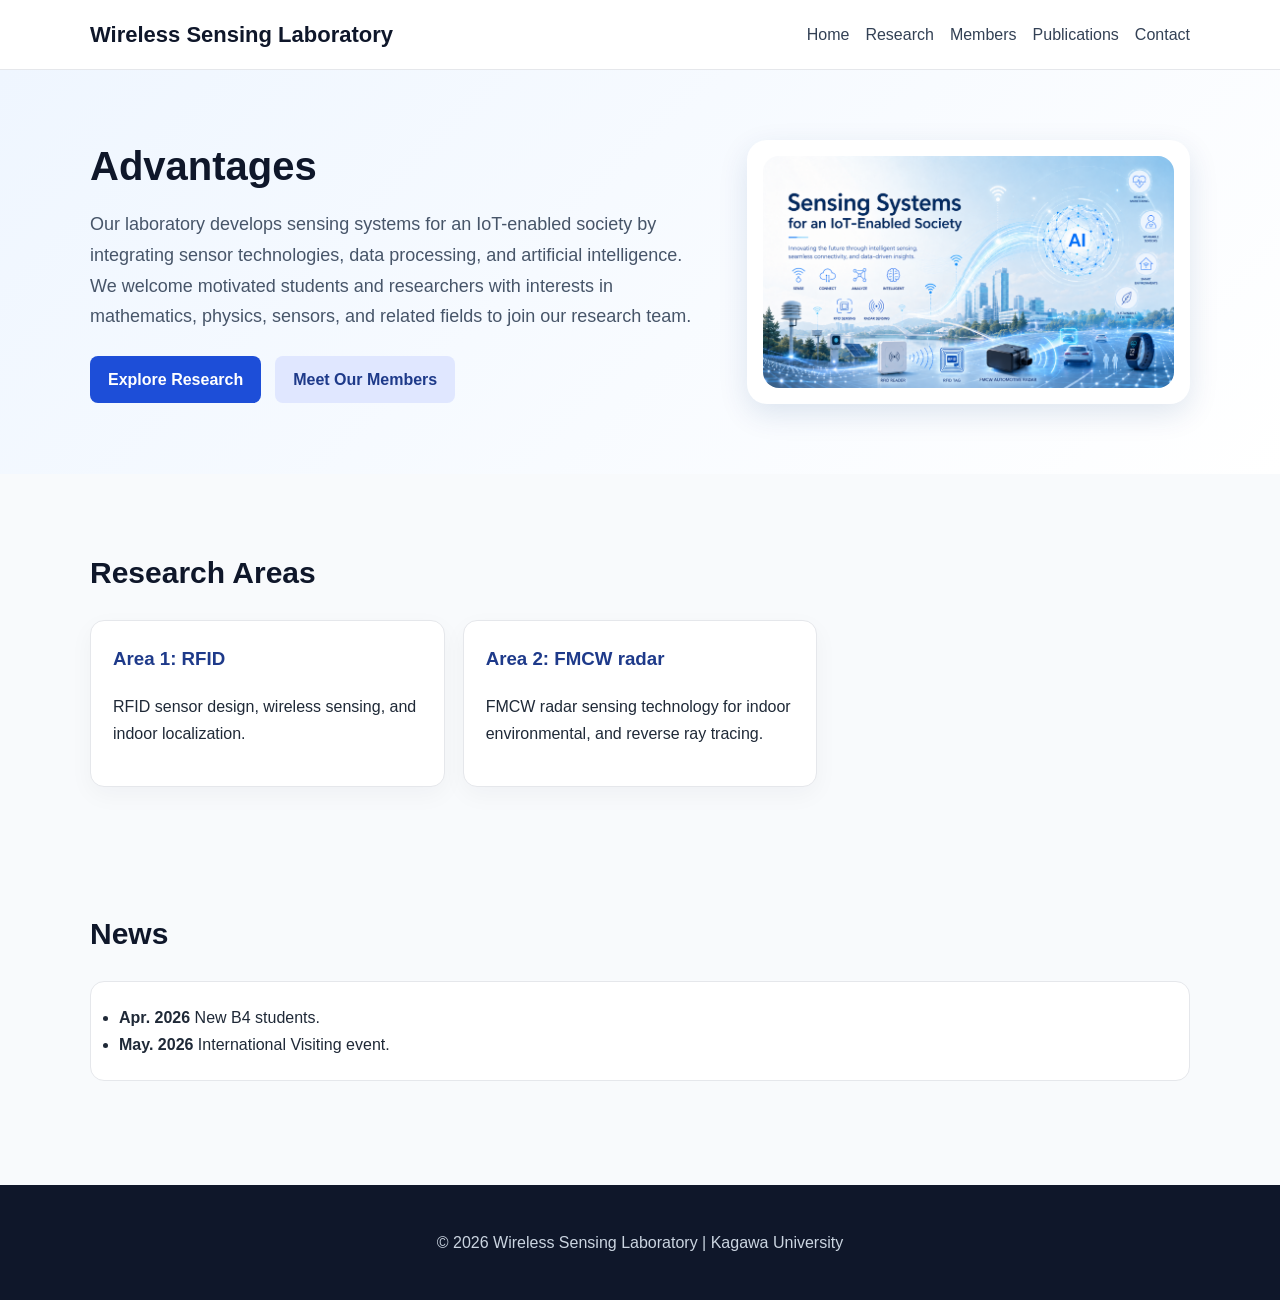
<file: index.html>
<!DOCTYPE html>
<html lang="en">
<head>
  <meta charset="UTF-8" />
  <meta name="viewport" content="width=device-width, initial-scale=1.0" />
  <title>Wireless Sensing Laboratory</title>
  <link rel="stylesheet" href="style.css" />
</head>
<body>
  <header class="site-header">
    <div class="container nav">
      <h1 class="logo">Wireless Sensing Laboratory</h1>
      <nav>
        <a href="index.html">Home</a>
        <a href="research.html">Research</a>
        <a href="members.html">Members</a>
        <a href="publications.html">Publications</a>
        <a href="contact.html">Contact</a>
      </nav>
    </div>
  </header>

  <main>
    <section class="hero">
      <div class="container hero-grid">
        <div>
          <h2>Advantages</h2>
          <p>
             Our laboratory develops sensing systems for an IoT-enabled society by integrating
             sensor technologies, data processing, and artificial intelligence. We welcome
             motivated students and researchers with interests in mathematics, physics, sensors,
             and related fields to join our research team.
          </p>
          <div class="hero-buttons">
            <a class="button" href="research.html">Explore Research</a>
            <a class="button secondary" href="members.html">Meet Our Members</a>
          </div>
        </div>
        <div class="hero-card">
          <img src="images/Lab.png" alt="Sensing systems research image">
        </div>
      </div>
    </section>

    <section class="container section">
      <h2>Research Areas</h2>
      <div class="cards">
        <div class="card">
          <h3>Area 1: RFID</h3>
          <p>RFID sensor design, wireless sensing, and indoor localization.</p>
        </div>
        <div class="card">
          <h3>Area 2: FMCW radar</h3>
          <p>FMCW radar sensing technology for indoor environmental, and reverse ray tracing.</p>
        </div>
      </div>
    </section>

    <section class="container section">
      <h2>News</h2>
      <ul class="news-list">
        <li><strong>Apr. 2026</strong> New B4 students.</li>
        <li><strong>May. 2026</strong> International Visiting event.</li>
      </ul>
    </section>
  </main>

  <footer>
    <p>© 2026 Wireless Sensing Laboratory | Kagawa University</p>
  </footer>
</body>
</html>
</file>
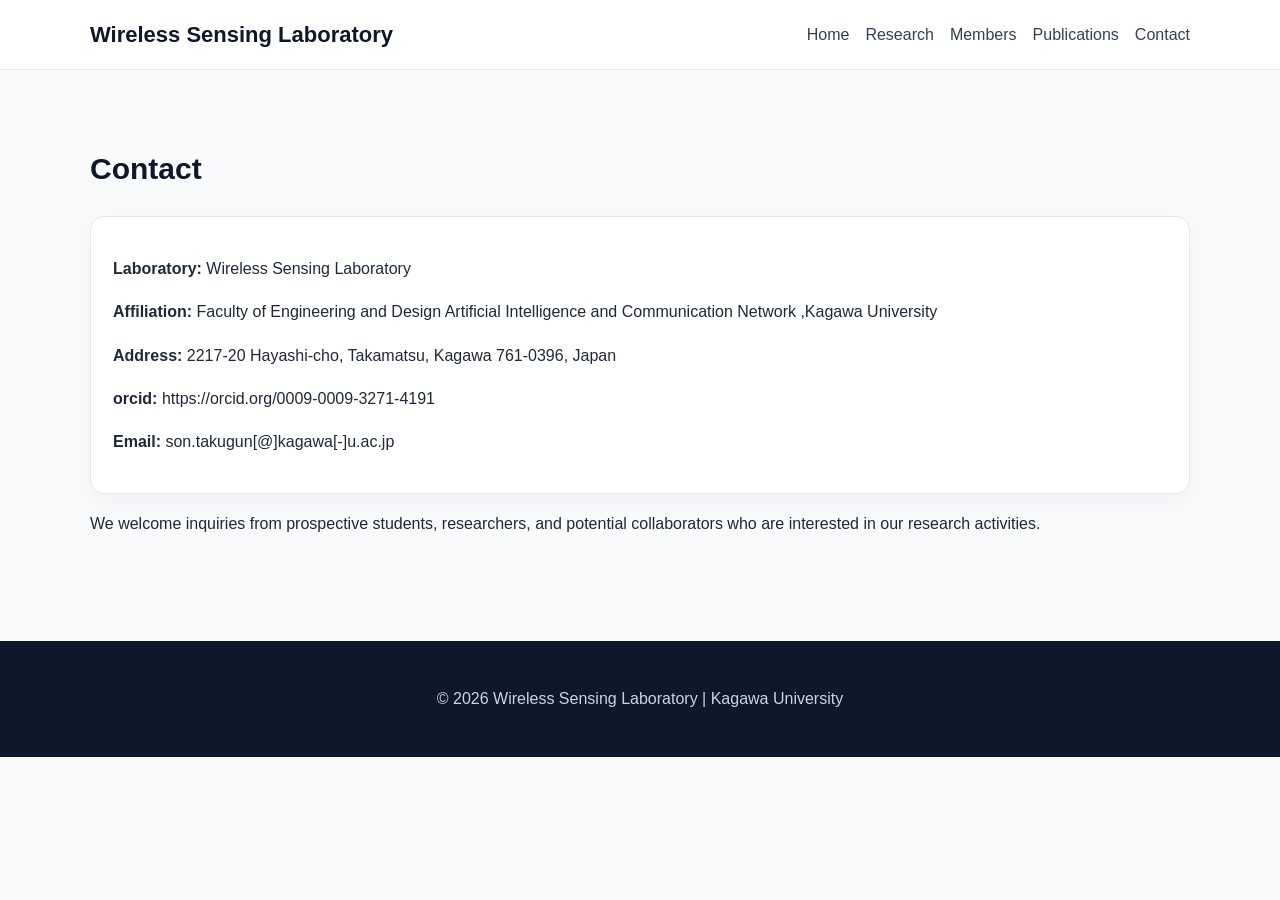
<file: contact.html>
<!DOCTYPE html>
<html lang="en">
<head>
  <meta charset="UTF-8" />
  <meta name="viewport" content="width=device-width, initial-scale=1.0" />
  <title>Contact | Wireless Sensing Laboratory</title>
  <link rel="stylesheet" href="style.css" />
</head>
<body>
  <header class="site-header">
    <div class="container nav">
      <h1 class="logo">Wireless Sensing Laboratory</h1>
      <nav>
        <a href="index.html">Home</a>
        <a href="research.html">Research</a>
        <a href="members.html">Members</a>
        <a href="publications.html">Publications</a>
        <a href="contact.html">Contact</a>
      </nav>
    </div>
  </header>

  <main class="container page">
    <h2>Contact</h2>

    <div class="contact-box">
      <p><strong>Laboratory:</strong> Wireless Sensing Laboratory</p>
      <p><strong>Affiliation:</strong> Faculty of Engineering and Design Artificial Intelligence and Communication Network ,Kagawa University</p>
      <p><strong>Address:</strong> 2217-20 Hayashi-cho, Takamatsu, Kagawa 761-0396, Japan</p>  
      <p><strong>orcid:</strong> https://orcid.org/0009-0009-3271-4191
      <p><strong>Email:</strong> son.takugun[@]kagawa[-]u.ac.jp</p>
    </div>

    <p>
      We welcome inquiries from prospective students, researchers, and potential collaborators
      who are interested in our research activities.
    </p>
  </main>

  <footer>
    <p>© 2026 Wireless Sensing Laboratory | Kagawa University</p>
  </footer>
</body>
</html>
</file>
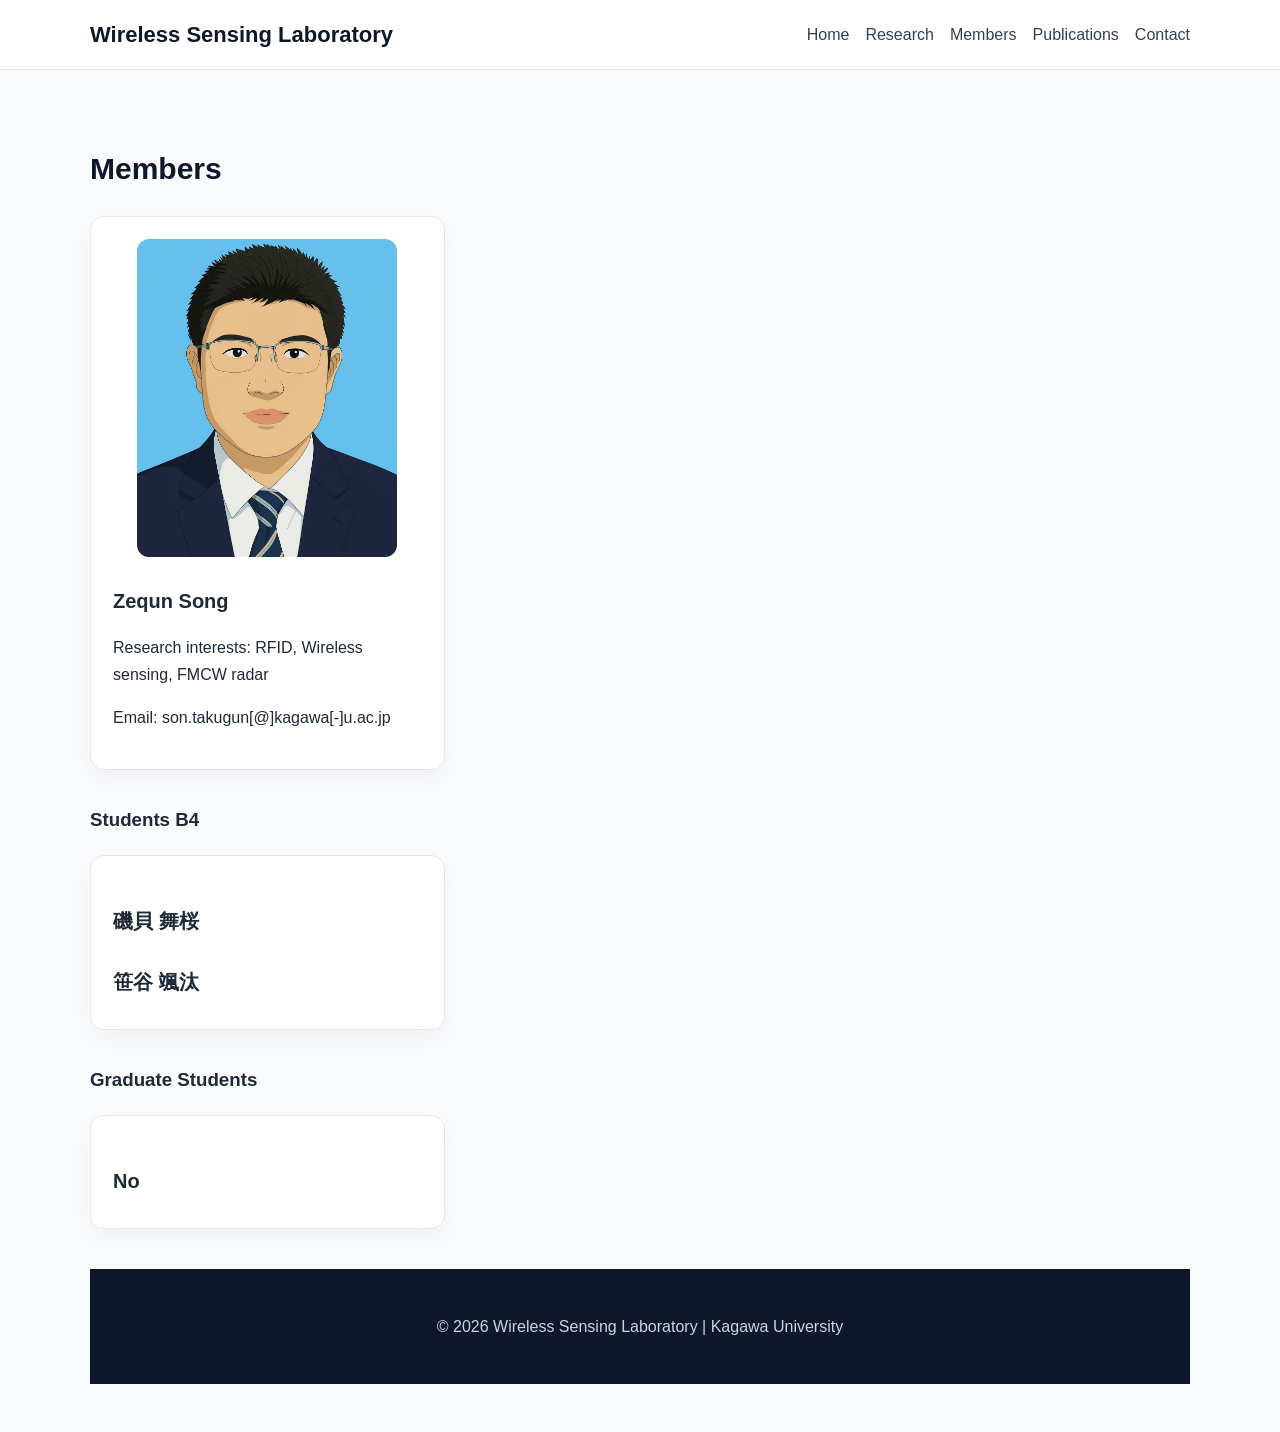
<file: members.html>
<!DOCTYPE html>
<html lang="en">
<head>
  <meta charset="UTF-8" />
  <meta name="viewport" content="width=device-width, initial-scale=1.0" />
  <title>Members | Wireless Sensing Laboratory</title>
  <link rel="stylesheet" href="style.css" />
</head>
<body>
  <header class="site-header">
    <div class="container nav">
      <h1 class="logo"> Wireless Sensing Laboratory</h1>
      <nav>
        <a href="index.html">Home</a>
        <a href="research.html">Research</a>
        <a href="members.html">Members</a>
        <a href="publications.html">Publications</a>
        <a href="contact.html">Contact</a>
      </nav>
    </div>
  </header>

  <main class="container page">
    <h2>Members</h2>

    <h3></h3>
    <div class="member-grid">
      <div class="member-card">
        <img class="member-photo" src="images/Zequn Song.jpg" alt="Zequn Song">
        <h4>Zequn Song</h4>
        <p>Research interests: RFID, Wireless sensing, FMCW radar</p>
        <p>Email: son.takugun[@]kagawa[-]u.ac.jp</p>
      </div>
    </div>

    <h3>Students B4</h3>
    <div class="member-grid">
      <div class="member-card">
        <h4>磯貝 舞桜</h4>
        <h4>笹谷 颯汰</h4>
      </div>

    </div>
    <h3>Graduate Students</h3>
    <div class="member-grid">
      <div class="member-card">
        <h4>No</h4>
      </div>
    </div>
  <footer>
    <p>© 2026 Wireless Sensing Laboratory | Kagawa University</p>
  </footer>
</body>
</html>
</file>
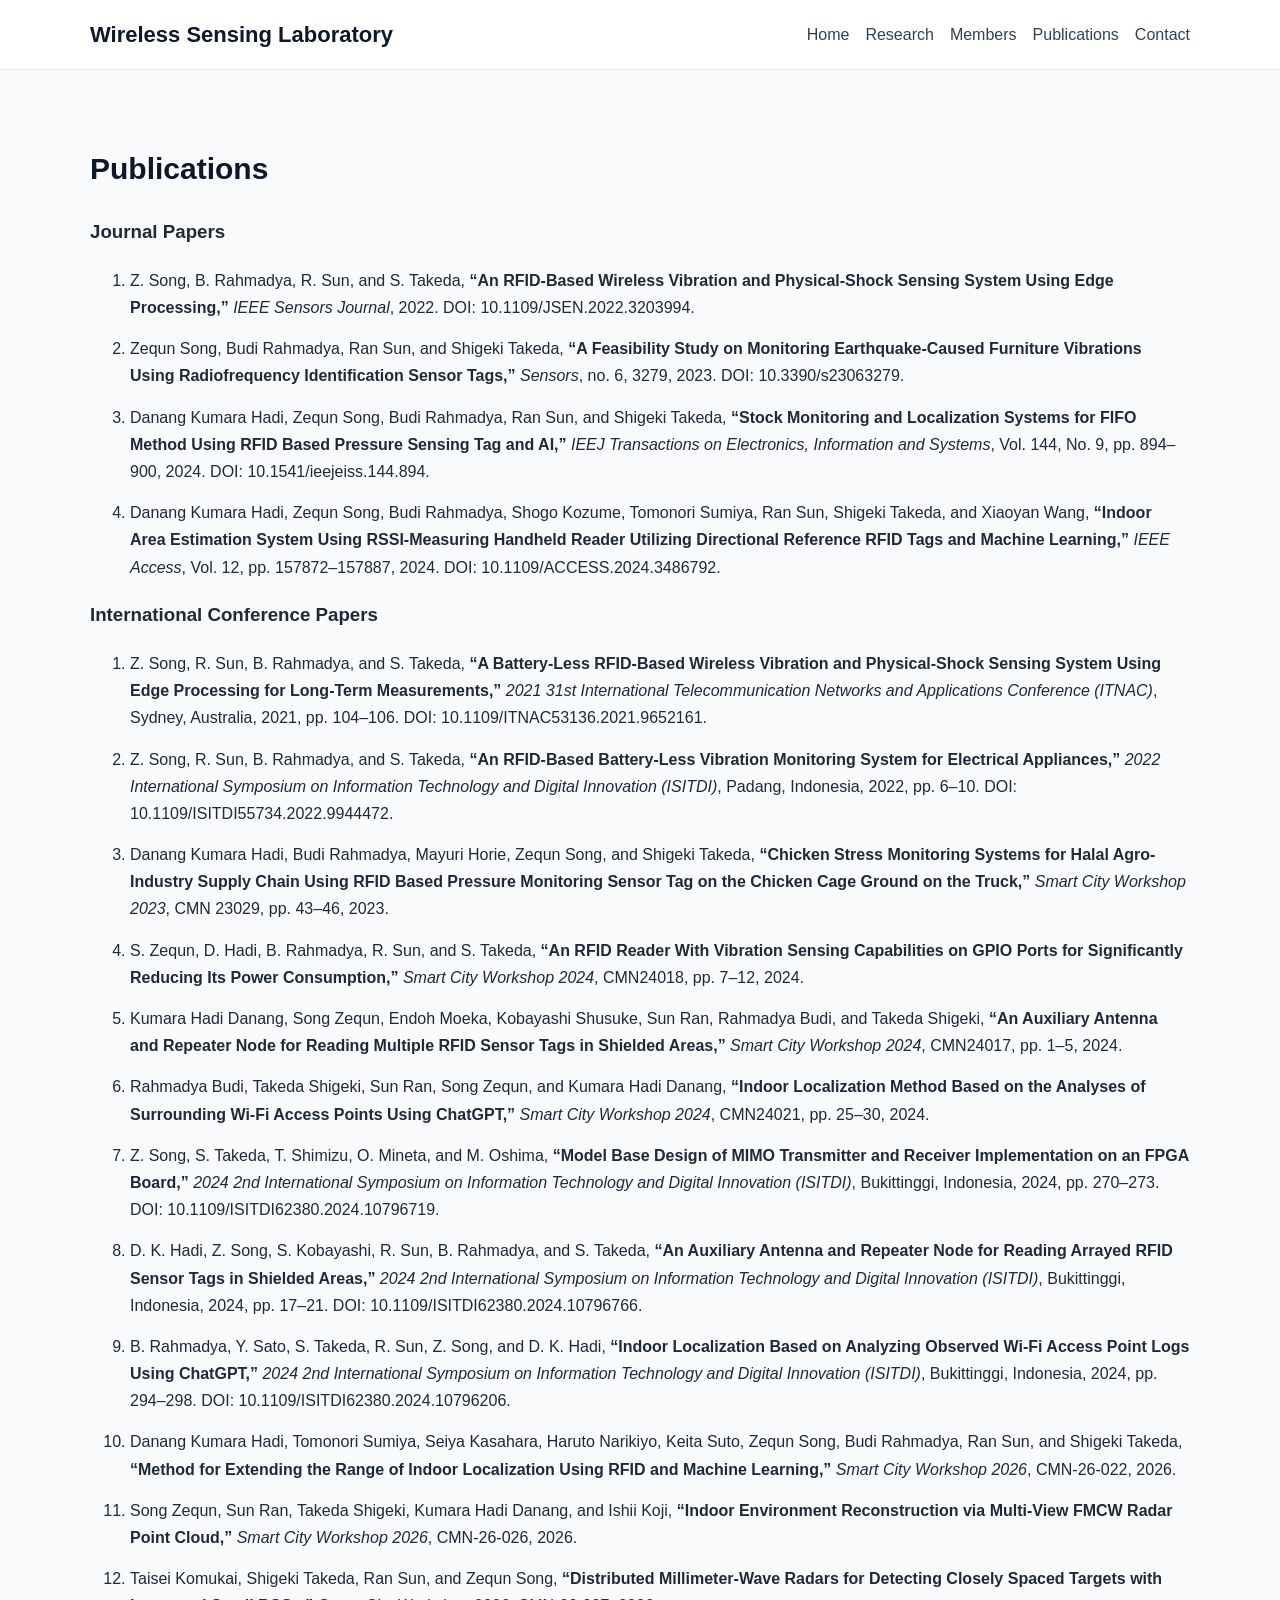
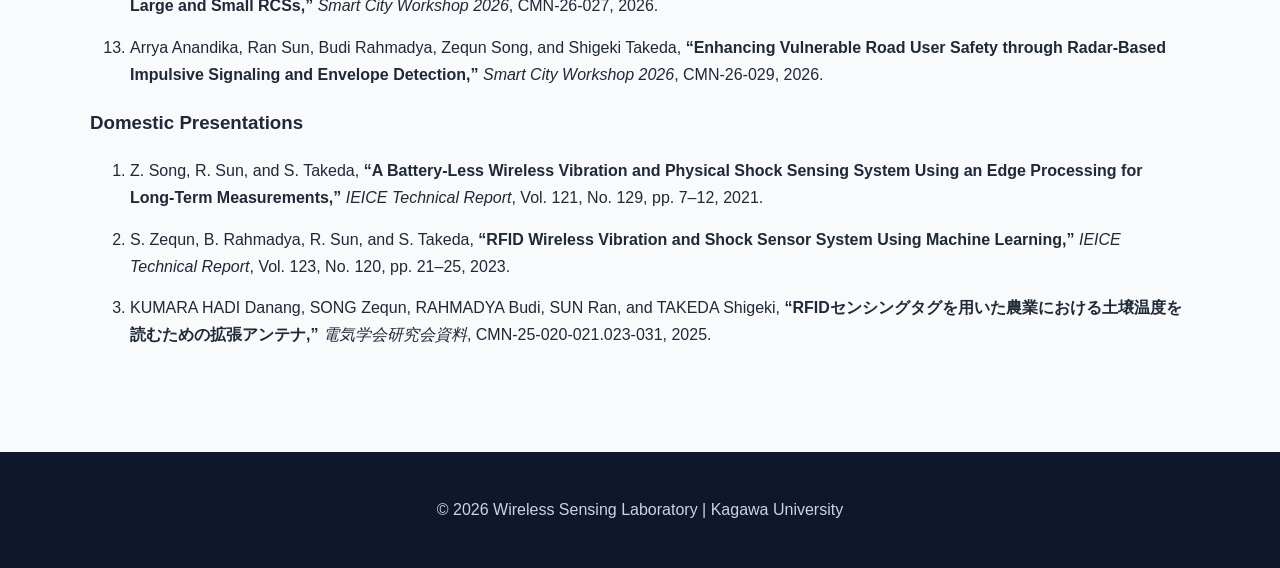
<file: publications.html>
<!DOCTYPE html>
<html lang="en">
<head>
  <meta charset="UTF-8" />
  <meta name="viewport" content="width=device-width, initial-scale=1.0" />
  <title>Publications | Wireless Sensing Laboratory</title>
  <link rel="stylesheet" href="style.css" />
</head>

<body>
  <header class="site-header">
    <div class="container nav">
      <h1 class="logo"> Wireless Sensing Laboratory</h1>
      <nav>
        <a href="index.html">Home</a>
        <a href="research.html">Research</a>
        <a href="members.html">Members</a>
        <a href="publications.html">Publications</a>
        <a href="contact.html">Contact</a>
      </nav>
    </div>
  </header>

  <main class="container page">
    <h2>Publications</h2>

    <section>
      <h3>Journal Papers</h3>
      <ol class="pub-list">
        <li>
          Z. Song, B. Rahmadya, R. Sun, and S. Takeda,
          <strong>“An RFID-Based Wireless Vibration and Physical-Shock Sensing System Using Edge Processing,”</strong>
          <em>IEEE Sensors Journal</em>, 2022.
          DOI: 10.1109/JSEN.2022.3203994.
        </li>

        <li>
          Zequn Song, Budi Rahmadya, Ran Sun, and Shigeki Takeda,
          <strong>“A Feasibility Study on Monitoring Earthquake-Caused Furniture Vibrations Using Radiofrequency Identification Sensor Tags,”</strong>
          <em>Sensors</em>, no. 6, 3279, 2023.
          DOI: 10.3390/s23063279.
        </li>

        <li>
          Danang Kumara Hadi, Zequn Song, Budi Rahmadya, Ran Sun, and Shigeki Takeda,
          <strong>“Stock Monitoring and Localization Systems for FIFO Method Using RFID Based Pressure Sensing Tag and AI,”</strong>
          <em>IEEJ Transactions on Electronics, Information and Systems</em>,
          Vol. 144, No. 9, pp. 894–900, 2024.
          DOI: 10.1541/ieejeiss.144.894.
        </li>

        <li>
          Danang Kumara Hadi, Zequn Song, Budi Rahmadya, Shogo Kozume, Tomonori Sumiya,
          Ran Sun, Shigeki Takeda, and Xiaoyan Wang,
          <strong>“Indoor Area Estimation System Using RSSI-Measuring Handheld Reader Utilizing Directional Reference RFID Tags and Machine Learning,”</strong>
          <em>IEEE Access</em>, Vol. 12, pp. 157872–157887, 2024.
          DOI: 10.1109/ACCESS.2024.3486792.
        </li>
      </ol>
    </section>

    <section>
    <h3>International Conference Papers</h3>
    <ol class="pub-list">
    <li>
      Z. Song, R. Sun, B. Rahmadya, and S. Takeda,
      <strong>“A Battery-Less RFID-Based Wireless Vibration and Physical-Shock Sensing System Using Edge Processing for Long-Term Measurements,”</strong>
      <em>2021 31st International Telecommunication Networks and Applications Conference (ITNAC)</em>,
      Sydney, Australia, 2021, pp. 104–106.
      DOI: 10.1109/ITNAC53136.2021.9652161.
    </li>

    <li>
      Z. Song, R. Sun, B. Rahmadya, and S. Takeda,
      <strong>“An RFID-Based Battery-Less Vibration Monitoring System for Electrical Appliances,”</strong>
      <em>2022 International Symposium on Information Technology and Digital Innovation (ISITDI)</em>,
      Padang, Indonesia, 2022, pp. 6–10.
      DOI: 10.1109/ISITDI55734.2022.9944472.
    </li>

    <li>
      Danang Kumara Hadi, Budi Rahmadya, Mayuri Horie, Zequn Song, and Shigeki Takeda,
      <strong>“Chicken Stress Monitoring Systems for Halal Agro-Industry Supply Chain Using RFID Based Pressure Monitoring Sensor Tag on the Chicken Cage Ground on the Truck,”</strong>
      <em>Smart City Workshop 2023</em>, CMN 23029, pp. 43–46, 2023.
    </li>

    <li>
      S. Zequn, D. Hadi, B. Rahmadya, R. Sun, and S. Takeda,
      <strong>“An RFID Reader With Vibration Sensing Capabilities on GPIO Ports for Significantly Reducing Its Power Consumption,”</strong>
      <em>Smart City Workshop 2024</em>, CMN24018, pp. 7–12, 2024.
    </li>

    <li>
      Kumara Hadi Danang, Song Zequn, Endoh Moeka, Kobayashi Shusuke, Sun Ran, Rahmadya Budi, and Takeda Shigeki,
      <strong>“An Auxiliary Antenna and Repeater Node for Reading Multiple RFID Sensor Tags in Shielded Areas,”</strong>
      <em>Smart City Workshop 2024</em>, CMN24017, pp. 1–5, 2024.
    </li>

    <li>
      Rahmadya Budi, Takeda Shigeki, Sun Ran, Song Zequn, and Kumara Hadi Danang,
      <strong>“Indoor Localization Method Based on the Analyses of Surrounding Wi-Fi Access Points Using ChatGPT,”</strong>
      <em>Smart City Workshop 2024</em>, CMN24021, pp. 25–30, 2024.
    </li>

    <li>
      Z. Song, S. Takeda, T. Shimizu, O. Mineta, and M. Oshima,
      <strong>“Model Base Design of MIMO Transmitter and Receiver Implementation on an FPGA Board,”</strong>
      <em>2024 2nd International Symposium on Information Technology and Digital Innovation (ISITDI)</em>,
      Bukittinggi, Indonesia, 2024, pp. 270–273.
      DOI: 10.1109/ISITDI62380.2024.10796719.
    </li>

    <li>
      D. K. Hadi, Z. Song, S. Kobayashi, R. Sun, B. Rahmadya, and S. Takeda,
      <strong>“An Auxiliary Antenna and Repeater Node for Reading Arrayed RFID Sensor Tags in Shielded Areas,”</strong>
      <em>2024 2nd International Symposium on Information Technology and Digital Innovation (ISITDI)</em>,
      Bukittinggi, Indonesia, 2024, pp. 17–21.
      DOI: 10.1109/ISITDI62380.2024.10796766.
    </li>

    <li>
      B. Rahmadya, Y. Sato, S. Takeda, R. Sun, Z. Song, and D. K. Hadi,
      <strong>“Indoor Localization Based on Analyzing Observed Wi-Fi Access Point Logs Using ChatGPT,”</strong>
      <em>2024 2nd International Symposium on Information Technology and Digital Innovation (ISITDI)</em>,
      Bukittinggi, Indonesia, 2024, pp. 294–298.
      DOI: 10.1109/ISITDI62380.2024.10796206.
    </li>

    <li>
      Danang Kumara Hadi, Tomonori Sumiya, Seiya Kasahara, Haruto Narikiyo, Keita Suto,
      Zequn Song, Budi Rahmadya, Ran Sun, and Shigeki Takeda,
      <strong>“Method for Extending the Range of Indoor Localization Using RFID and Machine Learning,”</strong>
      <em>Smart City Workshop 2026</em>, CMN-26-022, 2026.
    </li>

    <li>
      Song Zequn, Sun Ran, Takeda Shigeki, Kumara Hadi Danang, and Ishii Koji,
      <strong>“Indoor Environment Reconstruction via Multi-View FMCW Radar Point Cloud,”</strong>
      <em>Smart City Workshop 2026</em>, CMN-26-026, 2026.
    </li>

    <li>
      Taisei Komukai, Shigeki Takeda, Ran Sun, and Zequn Song,
      <strong>“Distributed Millimeter-Wave Radars for Detecting Closely Spaced Targets with Large and Small RCSs,”</strong>
      <em>Smart City Workshop 2026</em>, CMN-26-027, 2026.
    </li>

    <li>
      Arrya Anandika, Ran Sun, Budi Rahmadya, Zequn Song, and Shigeki Takeda,
      <strong>“Enhancing Vulnerable Road User Safety through Radar-Based Impulsive Signaling and Envelope Detection,”</strong>
      <em>Smart City Workshop 2026</em>, CMN-26-029, 2026.
    </li>
    </ol>
    </section>

    <section>
      <h3>Domestic Presentations</h3>
      <ol class="pub-list">
        <li>
          Z. Song, R. Sun, and S. Takeda,
          <strong>“A Battery-Less Wireless Vibration and Physical Shock Sensing System Using an Edge Processing for Long-Term Measurements,”</strong>
          <em>IEICE Technical Report</em>, Vol. 121, No. 129, pp. 7–12, 2021.
        </li>

        <li>
          S. Zequn, B. Rahmadya, R. Sun, and S. Takeda,
          <strong>“RFID Wireless Vibration and Shock Sensor System Using Machine Learning,”</strong>
          <em>IEICE Technical Report</em>, Vol. 123, No. 120, pp. 21–25, 2023.
        </li>

        <li>
          KUMARA HADI Danang, SONG Zequn, RAHMADYA Budi, SUN Ran, and TAKEDA Shigeki,
          <strong>“RFIDセンシングタグを用いた農業における土壌温度を読むための拡張アンテナ,”</strong>
          <em>電気学会研究会資料</em>, CMN-25-020-021.023-031, 2025.
        </li>
      </ol>
    </section>
  </main>

  <footer>
    <p>© 2026 Wireless Sensing Laboratory | Kagawa University</p>
  </footer>
</body>
</html>
</file>
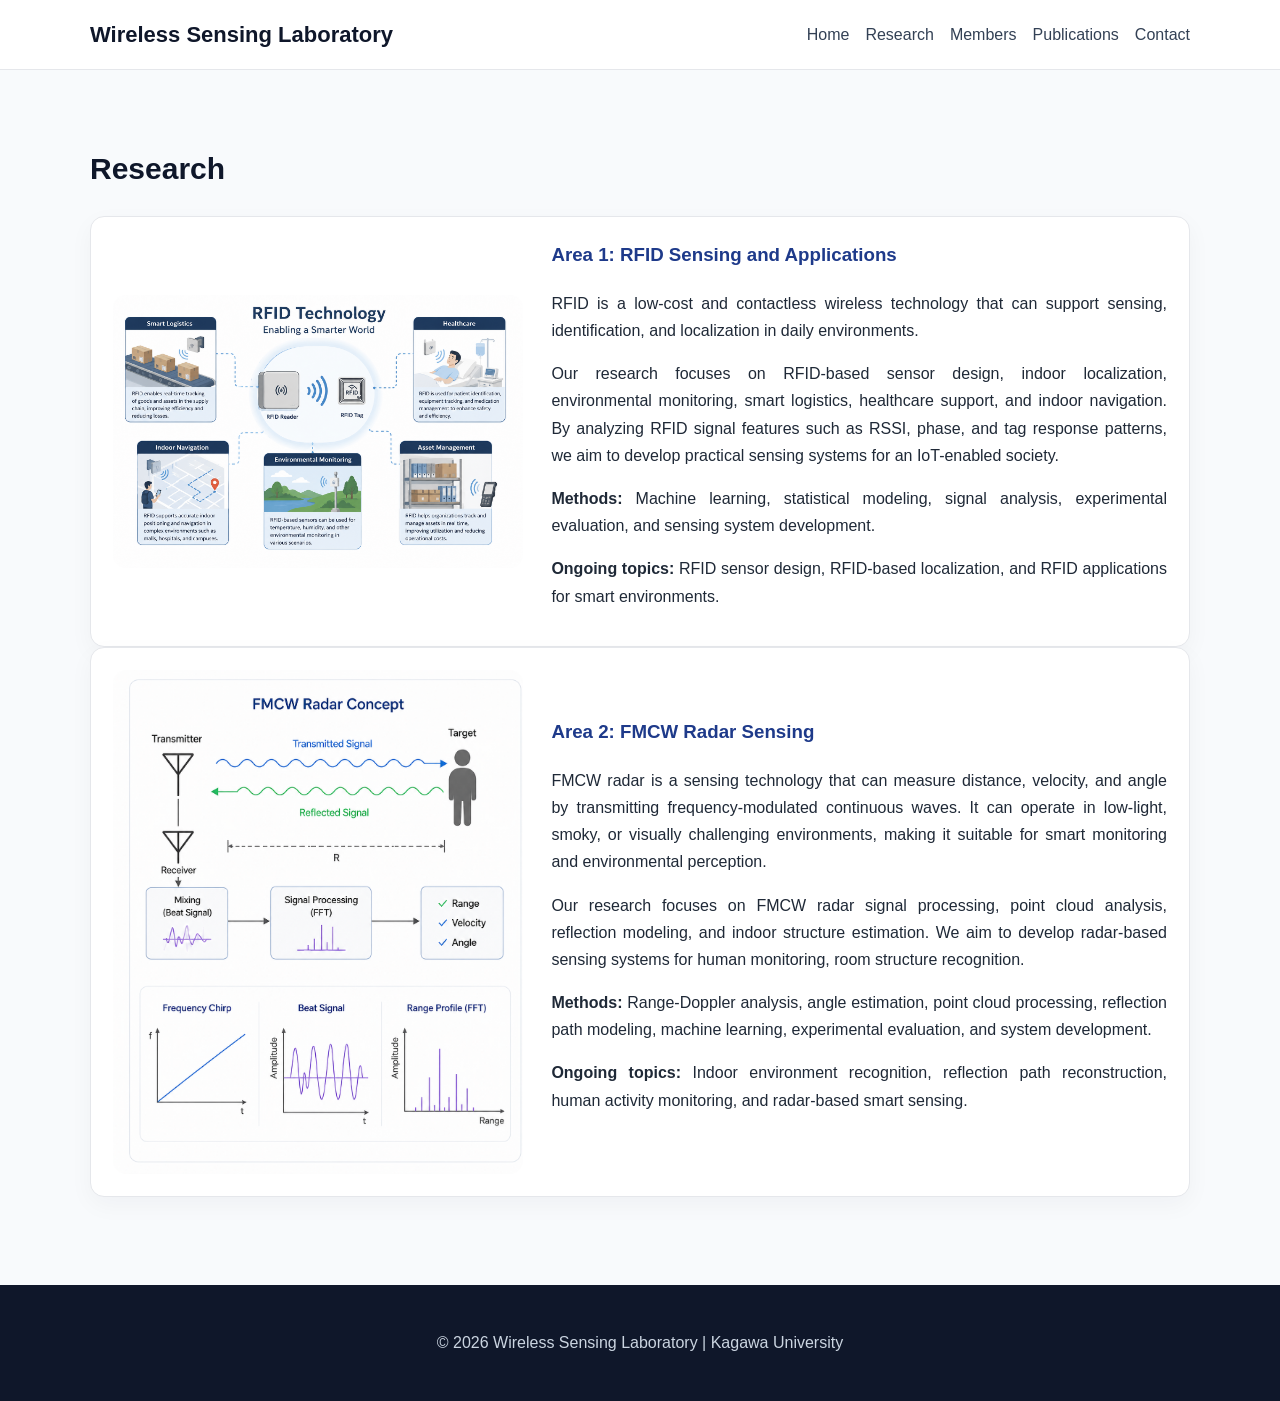
<file: research.html>
<!DOCTYPE html>
<html lang="en">
<head>
  <meta charset="UTF-8" />
  <meta name="viewport" content="width=device-width, initial-scale=1.0" />
  <title>Research | Wireless Sensing Laboratory</title>
  <link rel="stylesheet" href="style.css" />
</head>
<body>
  <header class="site-header">
    <div class="container nav">
      <h1 class="logo">Wireless Sensing Laboratory</h1>
      <nav>
        <a href="index.html">Home</a>
        <a href="research.html">Research</a>
        <a href="members.html">Members</a>
        <a href="publications.html">Publications</a>
        <a href="contact.html">Contact</a>
      </nav>
    </div>
  </header>

  <main class="container page">
    <h2>Research</h2>

  <section class="research-item research-flex">
    <div class="research-image">
    <img src="images/RFID.png" alt="RFID sensing and applications">
    </div>

    <div class="research-text">
    <h3>Area 1: RFID Sensing and Applications</h3>

    <p>
      RFID is a low-cost and contactless wireless technology that can support
      sensing, identification, and localization in daily environments.
    </p>

    <p>
      Our research focuses on RFID-based sensor design, indoor localization,
      environmental monitoring, smart logistics, healthcare support, and indoor navigation.
      By analyzing RFID signal features such as RSSI, phase, and tag response patterns,
      we aim to develop practical sensing systems for an IoT-enabled society.
    </p>

    <p>
      <strong>Methods:</strong> Machine learning, statistical modeling,
      signal analysis, experimental evaluation, and sensing system development.
    </p>

    <p>
      <strong>Ongoing topics:</strong> RFID sensor design, RFID-based localization,
      and RFID applications for smart environments.
    </p>
    </div>
  </section>

  <section class="research-item research-flex">
  <div class="research-image">
    <img src="images/FMCW.png" alt="FMCW radar sensing research">
  </div>

  <div class="research-text">
    <h3>Area 2: FMCW Radar Sensing</h3>

    <p>
      FMCW radar is a sensing technology that can measure distance, velocity,
      and angle by transmitting frequency-modulated continuous waves.
      It can operate in low-light, smoky, or visually challenging environments,
      making it suitable for smart monitoring and environmental perception.
    </p>

    <p>
      Our research focuses on FMCW radar signal processing, point cloud analysis,
      reflection modeling, and indoor structure estimation. We aim to develop
      radar-based sensing systems for human monitoring, room structure recognition.
    </p>

    <p>
      <strong>Methods:</strong> Range-Doppler analysis, angle estimation,
      point cloud processing, reflection path modeling, machine learning,
      experimental evaluation, and system development.
    </p>

    <p>
      <strong>Ongoing topics:</strong> Indoor environment recognition,
      reflection path reconstruction, human activity monitoring,
      and radar-based smart sensing.
    </p>
  </div>
 </section>
  </main>

  <footer>
    <p>© 2026 Wireless Sensing Laboratory | Kagawa University</p>
  </footer>
</body>
</html>
</file>
<file: style.css>
* {
  box-sizing: border-box;
}

body {
  margin: 0;
  font-family: "Inter", "Roboto", "Helvetica Neue", Arial, sans-serif;
  color: #1f2937;
  line-height: 1.7;
  background: #f8fafc;
}

.hero-card {
  background: #ffffff;
  border: none;
  border-radius: 20px;
  padding: 16px;
  box-shadow: 0 10px 30px rgba(0, 60, 120, 0.12);
}

.hero-card img {
  width: 100%;
  height: auto;
  display: block;
  border-radius: 16px;
}
a {
  color: #1d4ed8;
  text-decoration: none;
}

a:hover {
  text-decoration: underline;
}

.container {
  width: min(1100px, 92%);
  margin: 0 auto;
}

.site-header {
  background: #ffffff;
  border-bottom: 1px solid #e5e7eb;
  position: sticky;
  top: 0;
  z-index: 10;
}

.nav {
  display: flex;
  justify-content: space-between;
  align-items: center;
  padding: 16px 0;
  gap: 20px;
}

.logo {
  font-size: 22px;
  margin: 0;
  color: #0f172a;
}

nav {
  display: flex;
  flex-wrap: wrap;
  gap: 16px;
}

nav a {
  color: #334155;
  font-weight: 500;
}

.hero {
  background: linear-gradient(135deg, #eff6ff, #ffffff);
  padding: 70px 0;
}

.hero-grid {
  display: grid;
  grid-template-columns: 1.4fr 1fr;
  gap: 36px;
  align-items: center;
}

.hero h2 {
  font-size: 40px;
  line-height: 1.25;
  margin: 0 0 16px;
  color: #0f172a;
}

.hero p {
  font-size: 18px;
  color: #475569;
}

.hero-buttons {
  display: flex;
  gap: 14px;
  margin-top: 24px;
}

.button {
  display: inline-block;
  background: #1d4ed8;
  color: white;
  padding: 10px 18px;
  border-radius: 8px;
  font-weight: 600;
}

.button.secondary {
  background: #e0e7ff;
  color: #1e3a8a;
}



.section,
.page {
  padding: 48px 0;
}

.section h2,
.page h2 {
  font-size: 30px;
  margin-bottom: 22px;
  color: #0f172a;
}

.cards {
  display: grid;
  grid-template-columns: repeat(3, 1fr);
  gap: 18px;
}

.card,
.member-card,
.research-item,
.contact-box {
  background: white;
  border: 1px solid #e5e7eb;
  border-radius: 14px;
  padding: 22px;
  box-shadow: 0 8px 24px rgba(15, 23, 42, 0.04);
}

.card h3,
.research-item h3 {
  margin-top: 0;
  color: #1e3a8a;
}

.news-list {
  background: white;
  border-radius: 14px;
  padding: 22px 28px;
  border: 1px solid #e5e7eb;
}

.member-grid {
  display: grid;
  grid-template-columns: repeat(3, 1fr);
  gap: 18px;
  margin-bottom: 34px;
}

.research-flex {
  display: grid;
  grid-template-columns: 1fr 1.5fr;
  gap: 28px;
  align-items: center;
}

.research-image img {
  width: 100%;
  height: auto;
  display: block;
  border-radius: 14px;
}

.research-text {
  text-align: justify;
}

.research-text h3 {
  text-align: left;
  margin-top: 0;
}


.research-text p {
  margin-bottom: 14px;
}

@media (max-width: 800px) {
  .research-flex {
    grid-template-columns: 1fr;
  }
}




.member-photo {
  width: 100%;
  max-width: 260px;
  height: auto;
  display: block;
  border-radius: 12px;
  margin: 0 auto 16px;
}

.member-card h4 {
  margin-bottom: 8px;
  font-size: 20px;
}

.photo-placeholder {
  height: 160px;
  background: #e2e8f0;
  border-radius: 12px;
  display: flex;
  align-items: center;
  justify-content: center;
  color: #64748b;
  margin-bottom: 16px;
}

.pub-list li {
  margin-bottom: 14px;
}

footer {
  text-align: center;
  padding: 28px 0;
  background: #0f172a;
  color: #cbd5e1;
  margin-top: 40px;
}

@media (max-width: 800px) {
  .nav {
    flex-direction: column;
    align-items: flex-start;
  }

  .hero-grid,
  .cards,
  .member-grid {
    grid-template-columns: 1fr;
  }

  .hero h2 {
    font-size: 30px;
  }
}
</file>
